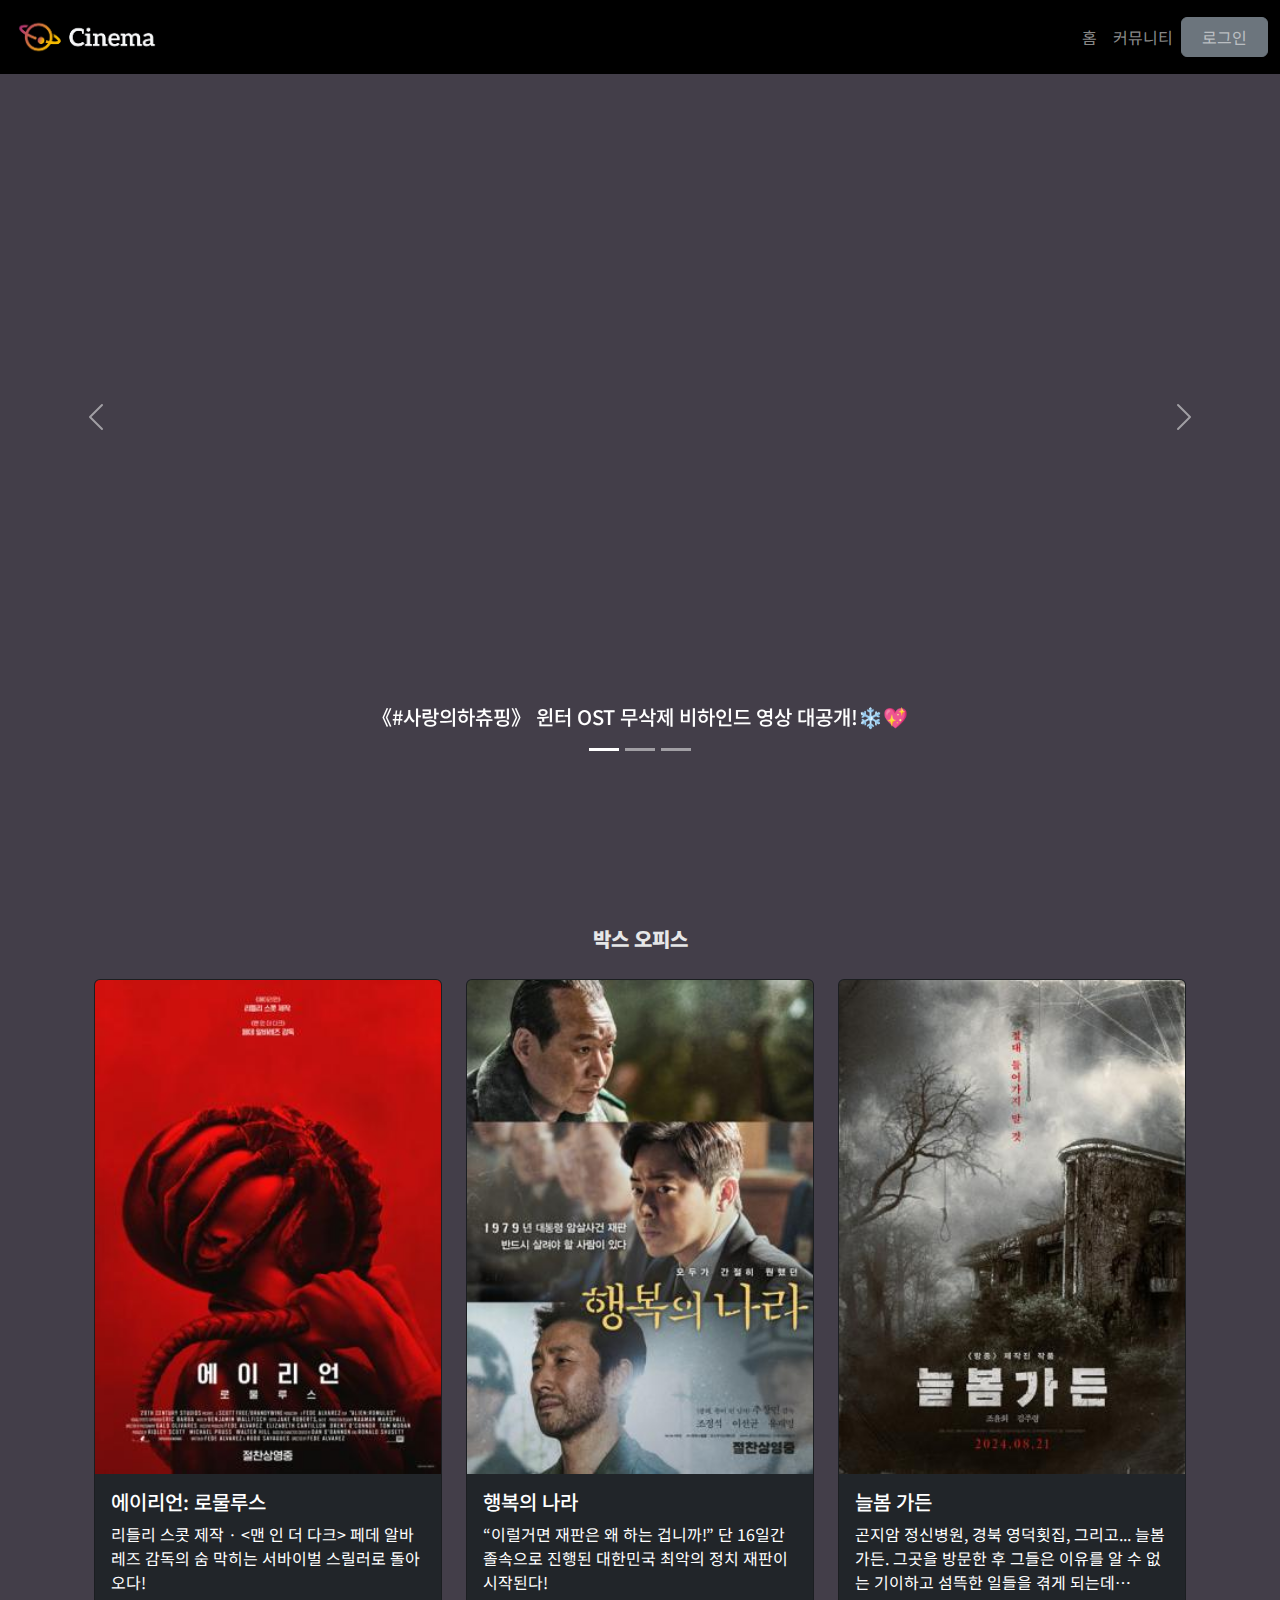
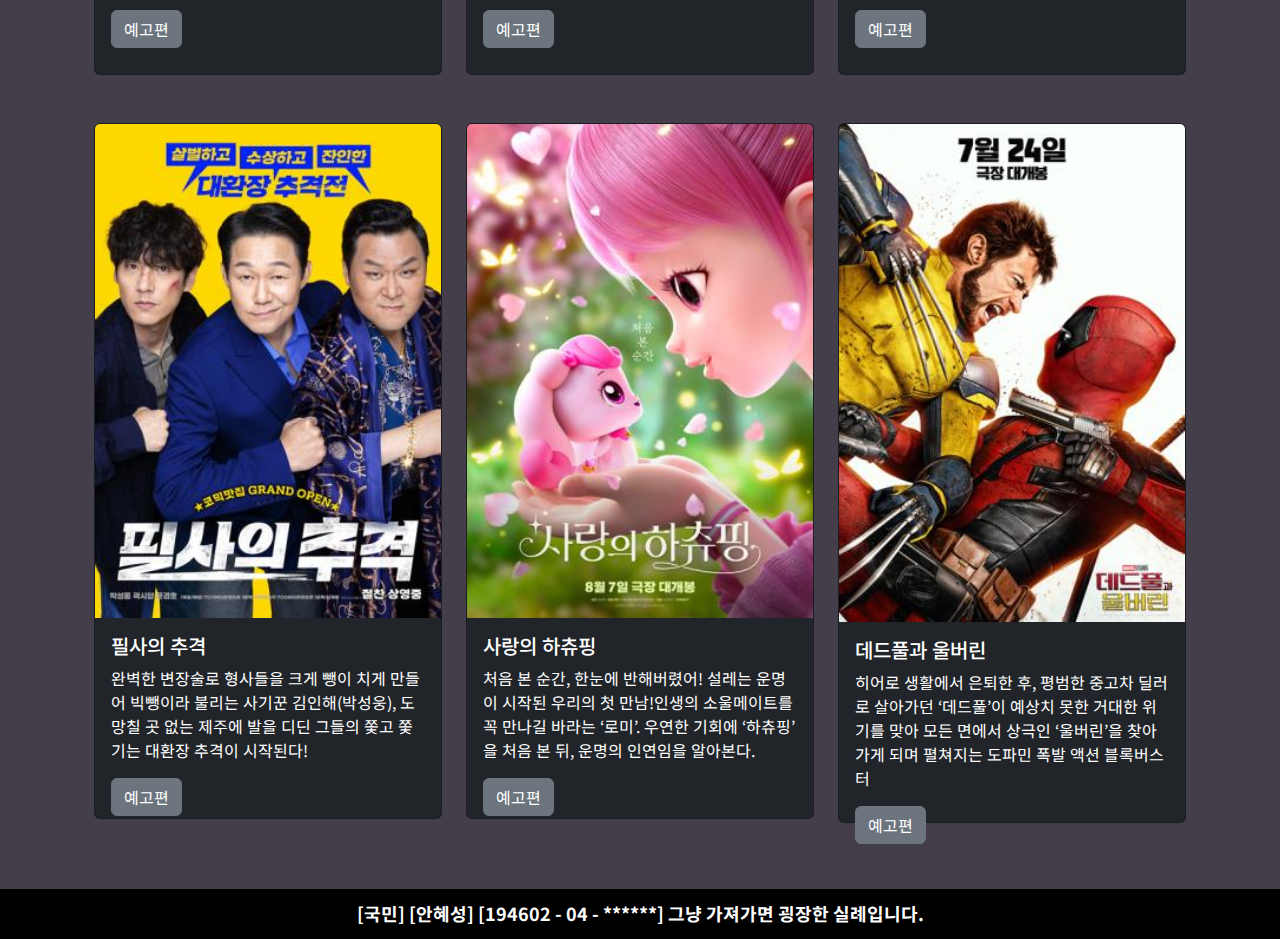
<file: index.html>
<!DOCTYPE html>
<html lang="en">

<head>
  <meta charset="UTF-8">
  <meta name="viewport" content="width=device-width, initial-scale=1.0">
  <title>Home Page</title>
  <!-- BootStrap -->
  <link href="https://cdn.jsdelivr.net/npm/bootstrap@5.3.3/dist/css/bootstrap.min.css" rel="stylesheet" integrity="sha384-QWTKZyjpPEjISv5WaRU9OFeRpok6YctnYmDr5pNlyT2bRjXh0JMhjY6hW+ALEwIH" crossorigin="anonymous">
  <!-- 구글폰트 -->
  <link rel="preconnect" href="https://fonts.googleapis.com">
  <link rel="preconnect" href="https://fonts.gstatic.com" crossorigin>
  <link href="https://fonts.googleapis.com/css2?family=Noto+Sans+KR:wght@100..900&display=swap" rel="stylesheet">
  <!-- FontAwesome -->
  <link rel="stylesheet" href="https://cdnjs.cloudflare.com/ajax/libs/font-awesome/6.6.0/css/all.min.css" integrity="sha512-Kc323vGBEqzTmouAECnVceyQqyqdsSiqLQISBL29aUW4U/M7pSPA/gEUZQqv1cwx4OnYxTxve5UMg5GT6L4JJg==" crossorigin="anonymous" referrerpolicy="no-referrer" />
  <!-- style.css -->
  <link rel="stylesheet" href="./style.css">
  
  <style>
    

  </style>
</head>

<body-home class="d-flex bodyy">



  <!-- NavBar -->
  <nav id="Home" class="navbar navbar-expand-lg fixed-top bg-black" style="" data-bs-theme="dark">
    <div class="container-fluid">
      <!-- <a class="navbar-brand" href="#">Navbar</a> -->
      <img src="images/logo.png" class="card-img-top" style="width:150px" alt="...">
      <button class="navbar-toggler" type="button" data-bs-toggle="collapse" data-bs-target="#navbarTogglerDemo02" aria-controls="navbarTogglerDemo02" aria-expanded="false" aria-label="Toggle navigation">
        <span class="navbar-toggler-icon"></span>
      </button>
      <div class="collapse navbar-collapse" id="navbarTogglerDemo02">
        <ul class="navbar-nav ms-auto mb-2 mb-lg-0">
          
          <li class="nav-item">
            <a class="nav-link" href="index.html">홈</a>
          </li>
          <li class="nav-item">
            <a class="nav-link" href="index2.html">커뮤니티</a>
          </li><li class="nav-item">
            <!-- Button trigger Login modal -->
            <button type="button" class="btn btn-secondary d-flex justify-content-center align-items-center" data-bs-toggle="modal" data-bs-target="#exampleModal" style="height: 40px;">
              <a class="nav-link" href="#">로그인</a>
            </button>
          </li>
        </ul>
      </div>
    </div>
  </nav>




  <!-- Modal 로그인-->
  <div class="modal fade" id="exampleModal" tabindex="-1" aria-labelledby="exampleModalLabel" aria-hidden="true">
    <div class="modal-dialog">
      <div class="modal-content">
        <div class="modal-header">
          <h1 class="modal-title fs-5" id="exampleModalLabel">로그인</h1>
          <button type="button" class="btn-close" data-bs-dismiss="modal" aria-label="Close"></button>
        </div>
        <div class="modal-body">
          <!-- 로그인 폼 -->
          <form>
            <div class="mb-3">
              <label for="exampleInputEmail1" class="form-label">이메일</label>
              <input type="email" class="form-control" id="exampleInputEmail1" aria-describedby="emailHelp">
              <div id="emailHelp" class="form-text">이메일은 안전하게 보호됩니다.</div>
            </div>
            <div class="mb-3">
              <label for="exampleInputPassword1" class="form-label">비밀번호</label>
              <input type="password" class="form-control" id="exampleInputPassword1">
            </div>
            <div class="mb-3 form-check">
              <input type="checkbox" class="form-check-input" id="exampleCheck1">
              <label class="form-check-label" for="exampleCheck1">아이디 기억</label>
            </div>
            <button type="submit" class="btn btn-primary">회원가입</button>
          </form>

        </div>
        <div class="modal-footer">
          <button type="button" class="btn btn-secondary" data-bs-dismiss="modal">닫기</button>
          <button type="button" class="btn btn-primary">확인</button>
        </div>
      </div>
    </div>
  </div>
 <!-- Navbar 끝 -->




  <!-- 메인페이지 -->
  <main class="container-xxl" style="margin-top: 56.66px; padding-left: 0px; padding-right: 0px;">
    <!-- 헤더 -->
    <!-- class="container-xxl" style="margin-top: 56.6px; padding-left: 0px; padding-right: 0px;" -->
    <header>
      <div id="carouselExampleIndicators" class="carousel slide">
        <div class="carousel-indicators">
          <button type="button" data-bs-target="#carouselExampleIndicators" data-bs-slide-to="0" class="active" aria-current="true" aria-label="Slide 1"></button>
          <button type="button" data-bs-target="#carouselExampleIndicators" data-bs-slide-to="1" aria-label="Slide 2"></button>
          <button type="button" data-bs-target="#carouselExampleIndicators" data-bs-slide-to="2" aria-label="Slide 3"></button>
        </div>
        <div class="carousel-inner">
          <!-- 첫번째 -->
          <div class="carousel-item active">
            <iframe width="560" height="315" src="https://www.youtube.com/embed/PbMx7GEMzxk?si=U5PdWsyaWPXoOMiA" title="YouTube video player" frameborder="0" allow="accelerometer; autoplay; clipboard-write; encrypted-media; gyroscope; picture-in-picture; web-share" referrerpolicy="strict-origin-when-cross-origin" allowfullscreen></iframe>
            <!-- <img src="images/header1.jpg" class="d-block w-100" alt="header1.jpg"> -->
            <div class="carousel-caption d-none d-md-block">
              <h5>《#사랑의하츄핑》 윈터 OST 무삭제 비하인드 영상 대공개!❄️💖</h5>
            </div>
          </div>
          <!-- 두번째 -->
          <div class="carousel-item">
            <iframe width="560" height="315" src="https://www.youtube.com/embed/NVDLUJa5dac?si=r9RbbxzZM6WA2pFs" title="YouTube video player" frameborder="0" allow="accelerometer; autoplay; clipboard-write; encrypted-media; gyroscope; picture-in-picture; web-share" referrerpolicy="strict-origin-when-cross-origin" allowfullscreen></iframe>
            <div class="carousel-caption d-none d-md-block">
              <h5>데드풀과 울버린</h5>
              <p>화려한 액션</p>
            </div>
          </div>
          <!-- 세번째 -->
          <div class="carousel-item">
            <iframe width="560" height="315" src="https://www.youtube.com/embed/zi44N3PGvJw?si=2jxTW6vvYxCv7Nhc" title="YouTube video player" frameborder="0" allow="accelerometer; autoplay; clipboard-write; encrypted-media; gyroscope; picture-in-picture; web-share" referrerpolicy="strict-origin-when-cross-origin" allowfullscreen></iframe>            <div class="carousel-caption d-none d-md-block">
              <h5><임영웅│아임 히어로 더 스타디움></h5>
              <p>“영웅시대가 저와 별의 이야기를 함께 써 내려가고 있다고 생각해요”</p>
            </div>
          </div>
        </div>
        <button class="carousel-control-prev" type="button" data-bs-target="#carouselExampleIndicators" data-bs-slide="prev">
          <span class="carousel-control-prev-icon" aria-hidden="true"></span>
          <span class="visually-hidden">Previous</span>
        </button>
        <button class="carousel-control-next" type="button" data-bs-target="#carouselExampleIndicators" data-bs-slide="next">
          <span class="carousel-control-next-icon" aria-hidden="true"></span>
          <span class="visually-hidden">Next</span>
        </button>
      </div>
    </header>
    <!-- 헤더 끝 -->
    <!-- 섹션 시작-->

    <section class="container px-4">
      <!-- 섹션 제목 -->
      <div class="d-flex justify-content-center align-items-center" style="margin-top: 150px; margin-bottom: 20px;">
        <h1 class="text-center boxoffice-text">박스 오피스</h1>
      </div>
      <!-- row 여깄다 -->
      <div class="row gx-4 gy-5">
        <div class="col-12 col-md-6 col-lg-4">
          <div class="card text-bg-dark" style="height: 100;">
            <img src="images/에이리언.jpg" class="card-img-top" alt="...">
            <div class="card-body card-body-plus">
              <h5 class="card-title">에이리언: 로물루스</h5>
              <p class="card-text">리들리 스콧 제작 · <맨 인 더 다크> 페데 알바레즈 감독의 숨 막히는 서바이벌 스릴러로 돌아오다!</p>
              <button type="button" class="btn btn-secondary" data-bs-toggle="modal" data-bs-target="#exampleModal1">
                예고편
              </button>
            </div>
          </div>
        </div>
        <div class="col-12 col-md-6 col-lg-4">
          <div class="card text-bg-dark" style="height: 100;">
            <img src="images/행복의 나라.jpg" class="card-img-top" alt="...">
            <div class="card-body card-body-plus">
              <h5 class="card-title">행복의 나라</h5>
              <p class="card-text">“이럴거면 재판은 왜 하는 겁니까!” 단 16일간 졸속으로 진행된 대한민국 최악의 정치 재판이 시작된다!</p>
              <button type="button" class="btn btn-secondary" data-bs-toggle="modal" data-bs-target="#exampleModal2">
                예고편
              </button>
            </div>
          </div>
        </div>
        <div class="col-12 col-md-6 col-lg-4">
          <div class="card text-bg-dark" style="height: 100;">
            <img src="images/늘봄가든.jpg" class="card-img-top" alt="...">
            <div class="card-body card-body-plus">
              <h5 class="card-title">늘봄 가든</h5>
              <p class="card-text">곤지암 정신병원, 경북 영덕횟집, 그리고... 늘봄가든.
                그곳을 방문한 후 그들은 이유를 알 수 없는 기이하고 섬뜩한 일들을 겪게 되는데…</p>
                <button type="button" class="btn btn-secondary" data-bs-toggle="modal" data-bs-target="#exampleModal3">
                  예고편
                </button>
            </div>
          </div>
        </div>
        <div class="col-12 col-md-6 col-lg-4">
          <div class="card text-bg-dark" style="height: 100;">
            <img src="images/필사의 추격.jpg" class="card-img-top" alt="...">
            <div class="card-body card-body-plus">
              <h5 class="card-title">필사의 추격</h5>
              <p class="card-text">완벽한 변장술로 형사들을 크게 뺑이 치게 만들어 빅뺑이라 불리는 사기꾼 김인해(박성웅), 도망칠 곳 없는 제주에 발을 디딘 그들의 쫓고 쫓기는 대환장 추격이 시작된다!</p>
              <button type="button" class="btn btn-secondary" data-bs-toggle="modal" data-bs-target="#exampleModal4">
                예고편
              </button>
            </div>
          </div>
        </div>
        <div class="col-12 col-md-6 col-lg-4">
          <div class="card text-bg-dark" style="height: 100;">
            <img src="images/사랑의 하츄핑.jpg" class="card-img-top" alt="...">
            <div class="card-body card-body-plus">
              <h5 class="card-title">사랑의 하츄핑</h5>
              <p class="card-text">처음 본 순간, 한눈에 반해버렸어! 설레는 운명이 시작된 우리의 첫 만남!인생의 소울메이트를 꼭 만나길 바라는 ‘로미’. 우연한 기회에 ‘하츄핑’을 처음 본 뒤, 운명의 인연임을 알아본다.</p>
              <button type="button" class="btn btn-secondary" data-bs-toggle="modal" data-bs-target="#exampleModal5">
                예고편
              </button>
            </div>
          </div>
        </div>
        <div class="col-12 col-md-6 col-lg-4">
          <div class="card text-bg-dark" style="height: 100;">
            <img src="images/데드풀과 울버린.jpg" class="card-img-top" alt="...">
            <div class="card-body card-body-plus">
              <h5 class="card-title">데드풀과 울버린</h5>
              <p class="card-text">히어로 생활에서 은퇴한 후, 평범한 중고차 딜러로 살아가던 ‘데드풀’이 예상치 못한 거대한 위기를 맞아 모든 면에서 상극인 ‘울버린’을 찾아가게 되며 펼쳐지는 도파민 폭발 액션 블록버스터</p>
              <button type="button" class="btn btn-secondary" data-bs-toggle="modal" data-bs-target="#exampleModal6">
                예고편
              </button>
            </div>
          </div>
        </div>
      </div>
    </section>
  </main>
  
  

<figure>

  <!-- Modal 예고편 -->
  <!-- 에이리언 -->
  <div class="modal fade" id="exampleModal1" tabindex="-1" aria-labelledby="exampleModalLabel" aria-hidden="true">
    <div class="modal-dialog modal-lg" style="border-color: white;">
      <div class="modal-content" style="background-color: black; border-color: black;">
        <div class="modal-header" style="background-color: black; border-color: black;">
          <h1 class="modal-title fs-5" style="color: white;" id="exampleModalLabel">예고편</h1>
          <button type="button" class="btn-close" data-bs-dismiss="modal" aria-label="Close"></button>
        </div>
        <div class="modal-body">
          <div class="d-flex justify-content-center align-items-center">
            <iframe width="560" height="315" src="https://www.youtube.com/embed/rXpDoYtkWMs?si=y2svpSPsUu_j9BFi" title="YouTube video player" frameborder="0" allow="accelerometer; autoplay; clipboard-write; encrypted-media; gyroscope; picture-in-picture; web-share" referrerpolicy="strict-origin-when-cross-origin" allowfullscreen></iframe>
          </div>
        </div>
        <div class="modal-footer" style="border-color: black;">
          <button type="button" class="btn btn-secondary" data-bs-dismiss="modal">닫기</button>
          <button type="button" class="btn btn-secondary" style="background-color: #40B5BC; border-color: #40B5BC;">예매하러 가기</button>
        </div>
      </div>
    </div>
  </div>
  <!-- 행복의 나라 -->
<div class="modal fade" id="exampleModal2" tabindex="-1" aria-labelledby="exampleModalLabel" aria-hidden="true">
  <div class="modal-dialog modal-lg" style="border-color: white;">
    <div class="modal-content" style="background-color: black; border-color: black;">
      <div class="modal-header" style="background-color: black; border-color: black;">
        <h1 class="modal-title fs-5" style="color: white;" id="exampleModalLabel">예고편</h1>
        <button type="button" class="btn-close" data-bs-dismiss="modal" aria-label="Close"></button>
      </div>
      <div class="modal-body">
        <div class="d-flex justify-content-center align-items-center">
          <iframe width="560" height="315" src="https://www.youtube.com/embed/xGLnWfrQVTs?si=9KJOCTzEwb9LDbEl" title="YouTube video player" frameborder="0" allow="accelerometer; autoplay; clipboard-write; encrypted-media; gyroscope; picture-in-picture; web-share" referrerpolicy="strict-origin-when-cross-origin" allowfullscreen></iframe>      
        </div>
      </div> <!-- 이 줄을 추가: modal-body 닫는 태그 -->
      <div class="modal-footer" style="border-color: black;">
        <button type="button" class="btn btn-secondary" data-bs-dismiss="modal">닫기</button>
        <button type="button" class="btn btn-secondary" style="background-color: #40B5BC; border-color: #40B5BC;">예매하러 가기</button>
      </div>
    </div>
  </div>
</div>
  <!-- 늘봄 가든 -->
  <div class="modal fade" id="exampleModal3" tabindex="-1" aria-labelledby="exampleModalLabel" aria-hidden="true">
    <div class="modal-dialog modal-lg" style="border-color: white;">
      <div class="modal-content" style="background-color: black; border-color: black;">
        <div class="modal-header" style="background-color: black; border-color: black;">
          <h1 class="modal-title fs-5" style="color: white;" id="exampleModalLabel">예고편</h1>
          <button type="button" class="btn-close" data-bs-dismiss="modal" aria-label="Close"></button>
        </div>
        <div class="modal-body">
          <div class="d-flex justify-content-center align-items-center">
            <iframe width="560" height="315" src="https://www.youtube.com/embed/jvzbd3FIf48?si=mT7OZ5GaP34YhhgB" title="YouTube video player" frameborder="0" allow="accelerometer; autoplay; clipboard-write; encrypted-media; gyroscope; picture-in-picture; web-share" referrerpolicy="strict-origin-when-cross-origin" allowfullscreen></iframe>
          </div>
        </div>
        <div class="modal-footer" style="border-color: black;">
          <button type="button" class="btn btn-secondary" data-bs-dismiss="modal">닫기</button>
          <button type="button" class="btn btn-secondary" style="background-color: #40B5BC; border-color: #40B5BC;">예매하러 가기</button>
        </div>
      </div>
    </div>
  </div>
  <!-- 필사의 추격 -->
  <div class="modal fade" id="exampleModal4" tabindex="-1" aria-labelledby="exampleModalLabel" aria-hidden="true">
    <div class="modal-dialog modal-lg" style="border-color: white;">
      <div class="modal-content" style="background-color: black; border-color: black;">
        <div class="modal-header" style="background-color: black; border-color: black;">
          <h1 class="modal-title fs-5" style="color: white;" id="exampleModalLabel">예고편</h1>
          <button type="button" class="btn-close" data-bs-dismiss="modal" aria-label="Close"></button>
        </div>
        <div class="modal-body">
          <div class="d-flex justify-content-center align-items-center">
            <iframe width="560" height="315" src="https://www.youtube.com/embed/zLjjCO5Gjp8?si=vPWh3iqLoAfMvX_q" title="YouTube video player" frameborder="0" allow="accelerometer; autoplay; clipboard-write; encrypted-media; gyroscope; picture-in-picture; web-share" referrerpolicy="strict-origin-when-cross-origin" allowfullscreen></iframe>
          </div>
        </div>
        <div class="modal-footer" style="border-color: black;">
          <button type="button" class="btn btn-secondary" data-bs-dismiss="modal">닫기</button>
          <button type="button" class="btn btn-secondary" style="background-color: #40B5BC; border-color: #40B5BC;">예매하러 가기</button>
        </div>
      </div>
    </div>
  </div>
  <!-- 사랑의 하츄핑 -->
  <div class="modal fade" id="exampleModal5" tabindex="-1" aria-labelledby="exampleModalLabel" aria-hidden="true">
    <div class="modal-dialog modal-lg" style="border-color: white;">
      <div class="modal-content" style="background-color: black; border-color: black;">
        <div class="modal-header" style="background-color: black; border-color: black;">
          <h1 class="modal-title fs-5" style="color: white;" id="exampleModalLabel">예고편</h1>
          <button type="button" class="btn-close" data-bs-dismiss="modal" aria-label="Close"></button>
        </div>
        <div class="modal-body">
          <div class="d-flex justify-content-center align-items-center">
            <iframe width="560" height="315" src="https://www.youtube.com/embed/t8fdT4SsQao?si=zpVhnmRNGY97DwC4" title="YouTube video player" frameborder="0" allow="accelerometer; autoplay; clipboard-write; encrypted-media; gyroscope; picture-in-picture; web-share" referrerpolicy="strict-origin-when-cross-origin" allowfullscreen></iframe>
          </div>
        </div>
        <div class="modal-footer" style="border-color: black;">
          <button type="button" class="btn btn-secondary" data-bs-dismiss="modal">닫기</button>
          <button type="button" class="btn btn-secondary" style="background-color: #40B5BC; border-color: #40B5BC;">예매하러 가기</button>
        </div>
      </div>
    </div>
  </div>
  <!-- ㅡ데드풀과 울버린 -->
  <div class="modal fade" id="exampleModal6" tabindex="-1" aria-labelledby="exampleModalLabel" aria-hidden="true">
    <div class="modal-dialog modal-lg" style="border-color: white;">
      <div class="modal-content" style="background-color: black; border-color: black;">
        <div class="modal-header" style="background-color: black; border-color: black;">
          <h1 class="modal-title fs-5" style="color: white;" id="exampleModalLabel">예고편</h1>
          <button type="button" class="btn-close" data-bs-dismiss="modal" aria-label="Close"></button>
        </div>
        <div class="modal-body">
          <div class="d-flex justify-content-center align-items-center">
            <iframe width="560" height="315" src="https://www.youtube.com/embed/NVDLUJa5dac?si=LP2Qo2UbmPlmsTSz" title="YouTube video player" frameborder="0" allow="accelerometer; autoplay; clipboard-write; encrypted-media; gyroscope; picture-in-picture; web-share" referrerpolicy="strict-origin-when-cross-origin" allowfullscreen></iframe>
          </div>
        </div>
        <div class="modal-footer" style="border-color: black;">
          <button type="button" class="btn btn-secondary" data-bs-dismiss="modal">닫기</button>
          <button type="button" class="btn btn-secondary" style="background-color: #40B5BC; border-color: #40B5BC;">예매하러 가기</button>
        </div>
      </div>
    </div>
  </div>
</figure>








  <!-- 메인 끝 -->
  <!-- 푸터 시작 -->
  <footer class="d-flex justify-content-center align-items-center ft">
    <p class="text-center" style="margin-bottom: 0px;">[국민] [안혜성] [194602 - 04 - ******] 그냥 가져가면 굉장한 실례입니다.</p>
  </footer>






















  <script src="https://cdn.jsdelivr.net/npm/bootstrap@5.3.3/dist/js/bootstrap.bundle.min.js" integrity="sha384-YvpcrYf0tY3lHB60NNkmXc5s9fDVZLESaAA55NDzOxhy9GkcIdslK1eN7N6jIeHz" crossorigin="anonymous"></script>
</body-home>

</html>
</file>
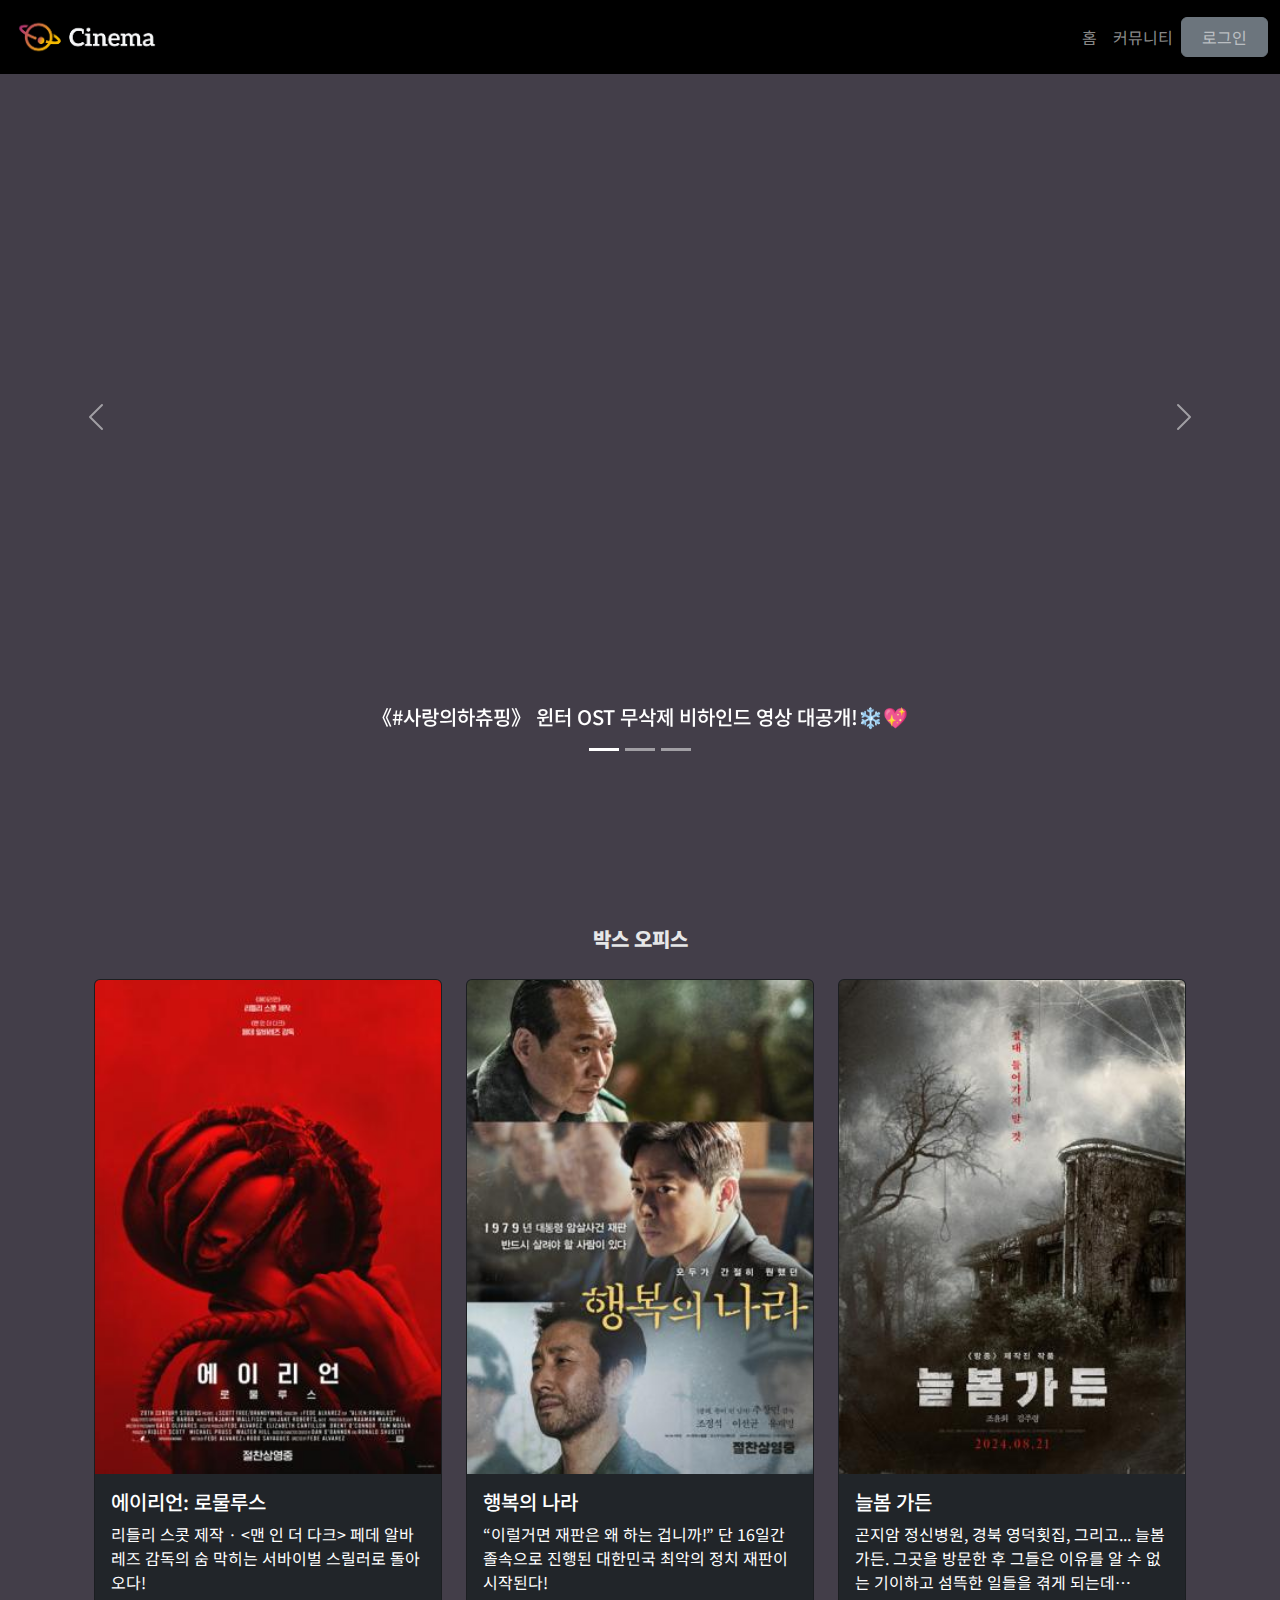
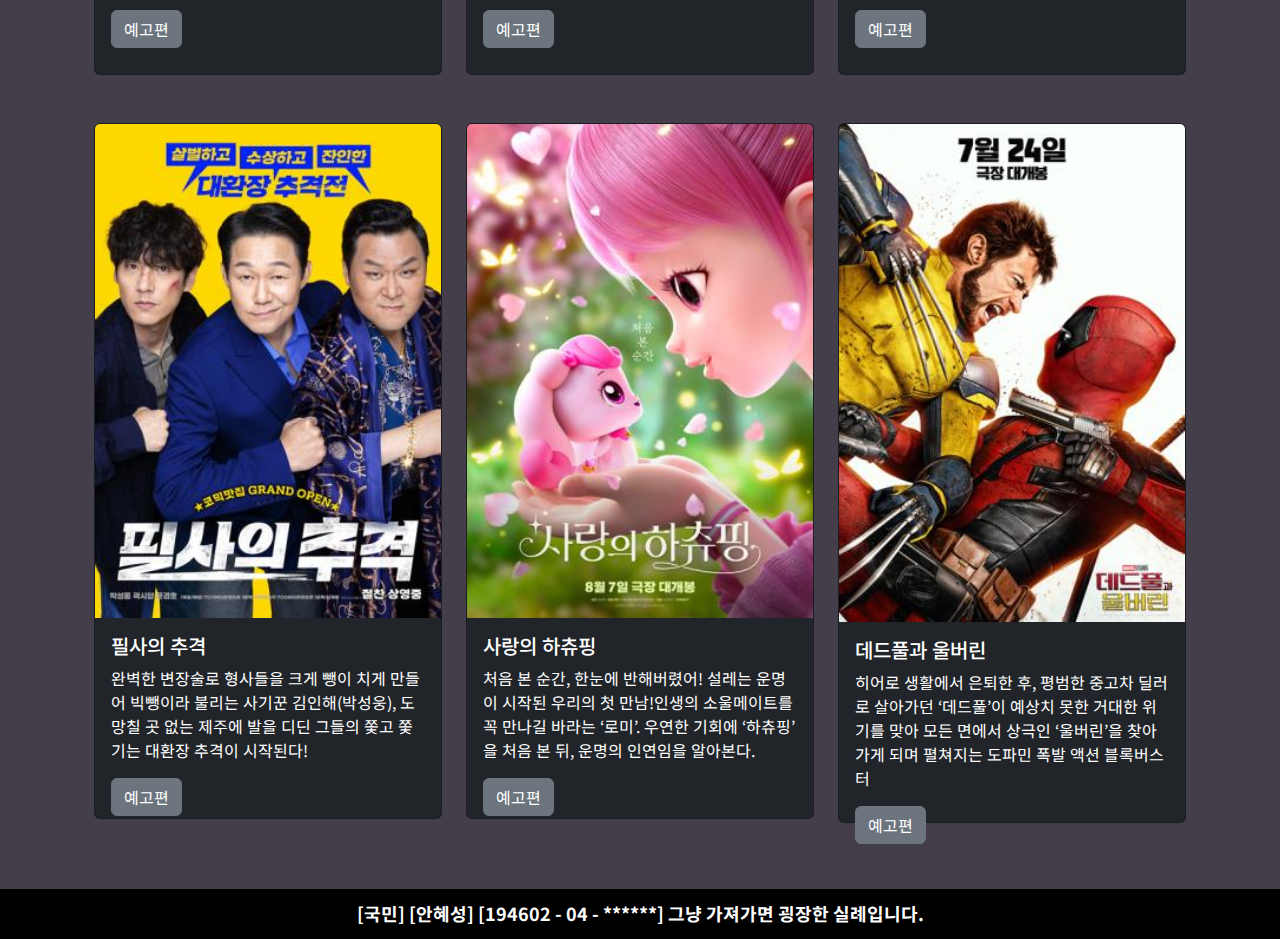
<file: 01-home.html>
<!DOCTYPE html>
<html lang="en">

<head>
  <meta charset="UTF-8">
  <meta name="viewport" content="width=device-width, initial-scale=1.0">
  <title>Home Page</title>
  <!-- BootStrap -->
  <link href="https://cdn.jsdelivr.net/npm/bootstrap@5.3.3/dist/css/bootstrap.min.css" rel="stylesheet" integrity="sha384-QWTKZyjpPEjISv5WaRU9OFeRpok6YctnYmDr5pNlyT2bRjXh0JMhjY6hW+ALEwIH" crossorigin="anonymous">
  <!-- 구글폰트 -->
  <link rel="preconnect" href="https://fonts.googleapis.com">
  <link rel="preconnect" href="https://fonts.gstatic.com" crossorigin>
  <link href="https://fonts.googleapis.com/css2?family=Noto+Sans+KR:wght@100..900&display=swap" rel="stylesheet">
  <!-- FontAwesome -->
  <link rel="stylesheet" href="https://cdnjs.cloudflare.com/ajax/libs/font-awesome/6.6.0/css/all.min.css" integrity="sha512-Kc323vGBEqzTmouAECnVceyQqyqdsSiqLQISBL29aUW4U/M7pSPA/gEUZQqv1cwx4OnYxTxve5UMg5GT6L4JJg==" crossorigin="anonymous" referrerpolicy="no-referrer" />
  <!-- style.css -->
  <link rel="stylesheet" href="./style.css">
  
  <style>
    

  </style>
</head>

<body-home class="d-flex bodyy">



  <!-- NavBar -->
  <nav id="Home" class="navbar navbar-expand-lg fixed-top bg-black" style="" data-bs-theme="dark">
    <div class="container-fluid">
      <!-- <a class="navbar-brand" href="#">Navbar</a> -->
      <img src="images/logo.png" class="card-img-top" style="width:150px" alt="...">
      <button class="navbar-toggler" type="button" data-bs-toggle="collapse" data-bs-target="#navbarTogglerDemo02" aria-controls="navbarTogglerDemo02" aria-expanded="false" aria-label="Toggle navigation">
        <span class="navbar-toggler-icon"></span>
      </button>
      <div class="collapse navbar-collapse" id="navbarTogglerDemo02">
        <ul class="navbar-nav ms-auto mb-2 mb-lg-0">
          
          <li class="nav-item">
            <a class="nav-link" href="01-home.html">홈</a>
          </li>
          <li class="nav-item">
            <a class="nav-link" href="02-community.html">커뮤니티</a>
          </li><li class="nav-item">
            <!-- Button trigger Login modal -->
            <button type="button" class="btn btn-secondary d-flex justify-content-center align-items-center" data-bs-toggle="modal" data-bs-target="#exampleModal" style="height: 40px;">
              <a class="nav-link" href="#">로그인</a>
            </button>
          </li>
        </ul>
      </div>
    </div>
  </nav>




  <!-- Modal 로그인-->
  <div class="modal fade" id="exampleModal" tabindex="-1" aria-labelledby="exampleModalLabel" aria-hidden="true">
    <div class="modal-dialog">
      <div class="modal-content">
        <div class="modal-header">
          <h1 class="modal-title fs-5" id="exampleModalLabel">로그인</h1>
          <button type="button" class="btn-close" data-bs-dismiss="modal" aria-label="Close"></button>
        </div>
        <div class="modal-body">
          <!-- 로그인 폼 -->
          <form>
            <div class="mb-3">
              <label for="exampleInputEmail1" class="form-label">이메일</label>
              <input type="email" class="form-control" id="exampleInputEmail1" aria-describedby="emailHelp">
              <div id="emailHelp" class="form-text">이메일은 안전하게 보호됩니다.</div>
            </div>
            <div class="mb-3">
              <label for="exampleInputPassword1" class="form-label">비밀번호</label>
              <input type="password" class="form-control" id="exampleInputPassword1">
            </div>
            <div class="mb-3 form-check">
              <input type="checkbox" class="form-check-input" id="exampleCheck1">
              <label class="form-check-label" for="exampleCheck1">아이디 기억</label>
            </div>
            <button type="submit" class="btn btn-primary">회원가입</button>
          </form>

        </div>
        <div class="modal-footer">
          <button type="button" class="btn btn-secondary" data-bs-dismiss="modal">닫기</button>
          <button type="button" class="btn btn-primary">확인</button>
        </div>
      </div>
    </div>
  </div>
 <!-- Navbar 끝 -->




  <!-- 메인페이지 -->
  <main class="container-xxl" style="margin-top: 56.66px; padding-left: 0px; padding-right: 0px;">
    <!-- 헤더 -->
    <!-- class="container-xxl" style="margin-top: 56.6px; padding-left: 0px; padding-right: 0px;" -->
    <header>
      <div id="carouselExampleIndicators" class="carousel slide">
        <div class="carousel-indicators">
          <button type="button" data-bs-target="#carouselExampleIndicators" data-bs-slide-to="0" class="active" aria-current="true" aria-label="Slide 1"></button>
          <button type="button" data-bs-target="#carouselExampleIndicators" data-bs-slide-to="1" aria-label="Slide 2"></button>
          <button type="button" data-bs-target="#carouselExampleIndicators" data-bs-slide-to="2" aria-label="Slide 3"></button>
        </div>
        <div class="carousel-inner">
          <!-- 첫번째 -->
          <div class="carousel-item active">
            <iframe width="560" height="315" src="https://www.youtube.com/embed/PbMx7GEMzxk?si=U5PdWsyaWPXoOMiA" title="YouTube video player" frameborder="0" allow="accelerometer; autoplay; clipboard-write; encrypted-media; gyroscope; picture-in-picture; web-share" referrerpolicy="strict-origin-when-cross-origin" allowfullscreen></iframe>
            <!-- <img src="images/header1.jpg" class="d-block w-100" alt="header1.jpg"> -->
            <div class="carousel-caption d-none d-md-block">
              <h5>《#사랑의하츄핑》 윈터 OST 무삭제 비하인드 영상 대공개!❄️💖</h5>
            </div>
          </div>
          <!-- 두번째 -->
          <div class="carousel-item">
            <iframe width="560" height="315" src="https://www.youtube.com/embed/NVDLUJa5dac?si=r9RbbxzZM6WA2pFs" title="YouTube video player" frameborder="0" allow="accelerometer; autoplay; clipboard-write; encrypted-media; gyroscope; picture-in-picture; web-share" referrerpolicy="strict-origin-when-cross-origin" allowfullscreen></iframe>
            <div class="carousel-caption d-none d-md-block">
              <h5>데드풀과 울버린</h5>
              <p>화려한 액션</p>
            </div>
          </div>
          <!-- 세번째 -->
          <div class="carousel-item">
            <iframe width="560" height="315" src="https://www.youtube.com/embed/zi44N3PGvJw?si=2jxTW6vvYxCv7Nhc" title="YouTube video player" frameborder="0" allow="accelerometer; autoplay; clipboard-write; encrypted-media; gyroscope; picture-in-picture; web-share" referrerpolicy="strict-origin-when-cross-origin" allowfullscreen></iframe>            <div class="carousel-caption d-none d-md-block">
              <h5><임영웅│아임 히어로 더 스타디움></h5>
              <p>“영웅시대가 저와 별의 이야기를 함께 써 내려가고 있다고 생각해요”</p>
            </div>
          </div>
        </div>
        <button class="carousel-control-prev" type="button" data-bs-target="#carouselExampleIndicators" data-bs-slide="prev">
          <span class="carousel-control-prev-icon" aria-hidden="true"></span>
          <span class="visually-hidden">Previous</span>
        </button>
        <button class="carousel-control-next" type="button" data-bs-target="#carouselExampleIndicators" data-bs-slide="next">
          <span class="carousel-control-next-icon" aria-hidden="true"></span>
          <span class="visually-hidden">Next</span>
        </button>
      </div>
    </header>
    <!-- 헤더 끝 -->
    <!-- 섹션 시작-->

    <section class="container px-4">
      <!-- 섹션 제목 -->
      <div class="d-flex justify-content-center align-items-center" style="margin-top: 150px; margin-bottom: 20px;">
        <h1 class="text-center boxoffice-text">박스 오피스</h1>
      </div>
      <!-- row 여깄다 -->
      <div class="row gx-4 gy-5">
        <div class="col-12 col-md-6 col-lg-4">
          <div class="card text-bg-dark" style="height: 100;">
            <img src="images/에이리언.jpg" class="card-img-top" alt="...">
            <div class="card-body card-body-plus">
              <h5 class="card-title">에이리언: 로물루스</h5>
              <p class="card-text">리들리 스콧 제작 · <맨 인 더 다크> 페데 알바레즈 감독의 숨 막히는 서바이벌 스릴러로 돌아오다!</p>
              <button type="button" class="btn btn-secondary" data-bs-toggle="modal" data-bs-target="#exampleModal1">
                예고편
              </button>
            </div>
          </div>
        </div>
        <div class="col-12 col-md-6 col-lg-4">
          <div class="card text-bg-dark" style="height: 100;">
            <img src="images/행복의 나라.jpg" class="card-img-top" alt="...">
            <div class="card-body card-body-plus">
              <h5 class="card-title">행복의 나라</h5>
              <p class="card-text">“이럴거면 재판은 왜 하는 겁니까!” 단 16일간 졸속으로 진행된 대한민국 최악의 정치 재판이 시작된다!</p>
              <button type="button" class="btn btn-secondary" data-bs-toggle="modal" data-bs-target="#exampleModal2">
                예고편
              </button>
            </div>
          </div>
        </div>
        <div class="col-12 col-md-6 col-lg-4">
          <div class="card text-bg-dark" style="height: 100;">
            <img src="images/늘봄가든.jpg" class="card-img-top" alt="...">
            <div class="card-body card-body-plus">
              <h5 class="card-title">늘봄 가든</h5>
              <p class="card-text">곤지암 정신병원, 경북 영덕횟집, 그리고... 늘봄가든.
                그곳을 방문한 후 그들은 이유를 알 수 없는 기이하고 섬뜩한 일들을 겪게 되는데…</p>
                <button type="button" class="btn btn-secondary" data-bs-toggle="modal" data-bs-target="#exampleModal3">
                  예고편
                </button>
            </div>
          </div>
        </div>
        <div class="col-12 col-md-6 col-lg-4">
          <div class="card text-bg-dark" style="height: 100;">
            <img src="images/필사의 추격.jpg" class="card-img-top" alt="...">
            <div class="card-body card-body-plus">
              <h5 class="card-title">필사의 추격</h5>
              <p class="card-text">완벽한 변장술로 형사들을 크게 뺑이 치게 만들어 빅뺑이라 불리는 사기꾼 김인해(박성웅), 도망칠 곳 없는 제주에 발을 디딘 그들의 쫓고 쫓기는 대환장 추격이 시작된다!</p>
              <button type="button" class="btn btn-secondary" data-bs-toggle="modal" data-bs-target="#exampleModal4">
                예고편
              </button>
            </div>
          </div>
        </div>
        <div class="col-12 col-md-6 col-lg-4">
          <div class="card text-bg-dark" style="height: 100;">
            <img src="images/사랑의 하츄핑.jpg" class="card-img-top" alt="...">
            <div class="card-body card-body-plus">
              <h5 class="card-title">사랑의 하츄핑</h5>
              <p class="card-text">처음 본 순간, 한눈에 반해버렸어! 설레는 운명이 시작된 우리의 첫 만남!인생의 소울메이트를 꼭 만나길 바라는 ‘로미’. 우연한 기회에 ‘하츄핑’을 처음 본 뒤, 운명의 인연임을 알아본다.</p>
              <button type="button" class="btn btn-secondary" data-bs-toggle="modal" data-bs-target="#exampleModal5">
                예고편
              </button>
            </div>
          </div>
        </div>
        <div class="col-12 col-md-6 col-lg-4">
          <div class="card text-bg-dark" style="height: 100;">
            <img src="images/데드풀과 울버린.jpg" class="card-img-top" alt="...">
            <div class="card-body card-body-plus">
              <h5 class="card-title">데드풀과 울버린</h5>
              <p class="card-text">히어로 생활에서 은퇴한 후, 평범한 중고차 딜러로 살아가던 ‘데드풀’이 예상치 못한 거대한 위기를 맞아 모든 면에서 상극인 ‘울버린’을 찾아가게 되며 펼쳐지는 도파민 폭발 액션 블록버스터</p>
              <button type="button" class="btn btn-secondary" data-bs-toggle="modal" data-bs-target="#exampleModal6">
                예고편
              </button>
            </div>
          </div>
        </div>
      </div>
    </section>
  </main>
  
  

<figure>

  <!-- Modal 예고편 -->
  <!-- 에이리언 -->
  <div class="modal fade" id="exampleModal1" tabindex="-1" aria-labelledby="exampleModalLabel" aria-hidden="true">
    <div class="modal-dialog modal-lg" style="border-color: white;">
      <div class="modal-content" style="background-color: black; border-color: black;">
        <div class="modal-header" style="background-color: black; border-color: black;">
          <h1 class="modal-title fs-5" style="color: white;" id="exampleModalLabel">예고편</h1>
          <button type="button" class="btn-close" data-bs-dismiss="modal" aria-label="Close"></button>
        </div>
        <div class="modal-body">
          <div class="d-flex justify-content-center align-items-center">
            <iframe width="560" height="315" src="https://www.youtube.com/embed/rXpDoYtkWMs?si=y2svpSPsUu_j9BFi" title="YouTube video player" frameborder="0" allow="accelerometer; autoplay; clipboard-write; encrypted-media; gyroscope; picture-in-picture; web-share" referrerpolicy="strict-origin-when-cross-origin" allowfullscreen></iframe>
          </div>
        </div>
        <div class="modal-footer" style="border-color: black;">
          <button type="button" class="btn btn-secondary" data-bs-dismiss="modal">닫기</button>
          <button type="button" class="btn btn-secondary" style="background-color: #40B5BC; border-color: #40B5BC;">예매하러 가기</button>
        </div>
      </div>
    </div>
  </div>
  <!-- 행복의 나라 -->
<div class="modal fade" id="exampleModal2" tabindex="-1" aria-labelledby="exampleModalLabel" aria-hidden="true">
  <div class="modal-dialog modal-lg" style="border-color: white;">
    <div class="modal-content" style="background-color: black; border-color: black;">
      <div class="modal-header" style="background-color: black; border-color: black;">
        <h1 class="modal-title fs-5" style="color: white;" id="exampleModalLabel">예고편</h1>
        <button type="button" class="btn-close" data-bs-dismiss="modal" aria-label="Close"></button>
      </div>
      <div class="modal-body">
        <div class="d-flex justify-content-center align-items-center">
          <iframe width="560" height="315" src="https://www.youtube.com/embed/xGLnWfrQVTs?si=9KJOCTzEwb9LDbEl" title="YouTube video player" frameborder="0" allow="accelerometer; autoplay; clipboard-write; encrypted-media; gyroscope; picture-in-picture; web-share" referrerpolicy="strict-origin-when-cross-origin" allowfullscreen></iframe>      
        </div>
      </div> <!-- 이 줄을 추가: modal-body 닫는 태그 -->
      <div class="modal-footer" style="border-color: black;">
        <button type="button" class="btn btn-secondary" data-bs-dismiss="modal">닫기</button>
        <button type="button" class="btn btn-secondary" style="background-color: #40B5BC; border-color: #40B5BC;">예매하러 가기</button>
      </div>
    </div>
  </div>
</div>
  <!-- 늘봄 가든 -->
  <div class="modal fade" id="exampleModal3" tabindex="-1" aria-labelledby="exampleModalLabel" aria-hidden="true">
    <div class="modal-dialog modal-lg" style="border-color: white;">
      <div class="modal-content" style="background-color: black; border-color: black;">
        <div class="modal-header" style="background-color: black; border-color: black;">
          <h1 class="modal-title fs-5" style="color: white;" id="exampleModalLabel">예고편</h1>
          <button type="button" class="btn-close" data-bs-dismiss="modal" aria-label="Close"></button>
        </div>
        <div class="modal-body">
          <div class="d-flex justify-content-center align-items-center">
            <iframe width="560" height="315" src="https://www.youtube.com/embed/jvzbd3FIf48?si=mT7OZ5GaP34YhhgB" title="YouTube video player" frameborder="0" allow="accelerometer; autoplay; clipboard-write; encrypted-media; gyroscope; picture-in-picture; web-share" referrerpolicy="strict-origin-when-cross-origin" allowfullscreen></iframe>
          </div>
        </div>
        <div class="modal-footer" style="border-color: black;">
          <button type="button" class="btn btn-secondary" data-bs-dismiss="modal">닫기</button>
          <button type="button" class="btn btn-secondary" style="background-color: #40B5BC; border-color: #40B5BC;">예매하러 가기</button>
        </div>
      </div>
    </div>
  </div>
  <!-- 필사의 추격 -->
  <div class="modal fade" id="exampleModal4" tabindex="-1" aria-labelledby="exampleModalLabel" aria-hidden="true">
    <div class="modal-dialog modal-lg" style="border-color: white;">
      <div class="modal-content" style="background-color: black; border-color: black;">
        <div class="modal-header" style="background-color: black; border-color: black;">
          <h1 class="modal-title fs-5" style="color: white;" id="exampleModalLabel">예고편</h1>
          <button type="button" class="btn-close" data-bs-dismiss="modal" aria-label="Close"></button>
        </div>
        <div class="modal-body">
          <div class="d-flex justify-content-center align-items-center">
            <iframe width="560" height="315" src="https://www.youtube.com/embed/zLjjCO5Gjp8?si=vPWh3iqLoAfMvX_q" title="YouTube video player" frameborder="0" allow="accelerometer; autoplay; clipboard-write; encrypted-media; gyroscope; picture-in-picture; web-share" referrerpolicy="strict-origin-when-cross-origin" allowfullscreen></iframe>
          </div>
        </div>
        <div class="modal-footer" style="border-color: black;">
          <button type="button" class="btn btn-secondary" data-bs-dismiss="modal">닫기</button>
          <button type="button" class="btn btn-secondary" style="background-color: #40B5BC; border-color: #40B5BC;">예매하러 가기</button>
        </div>
      </div>
    </div>
  </div>
  <!-- 사랑의 하츄핑 -->
  <div class="modal fade" id="exampleModal5" tabindex="-1" aria-labelledby="exampleModalLabel" aria-hidden="true">
    <div class="modal-dialog modal-lg" style="border-color: white;">
      <div class="modal-content" style="background-color: black; border-color: black;">
        <div class="modal-header" style="background-color: black; border-color: black;">
          <h1 class="modal-title fs-5" style="color: white;" id="exampleModalLabel">예고편</h1>
          <button type="button" class="btn-close" data-bs-dismiss="modal" aria-label="Close"></button>
        </div>
        <div class="modal-body">
          <div class="d-flex justify-content-center align-items-center">
            <iframe width="560" height="315" src="https://www.youtube.com/embed/t8fdT4SsQao?si=zpVhnmRNGY97DwC4" title="YouTube video player" frameborder="0" allow="accelerometer; autoplay; clipboard-write; encrypted-media; gyroscope; picture-in-picture; web-share" referrerpolicy="strict-origin-when-cross-origin" allowfullscreen></iframe>
          </div>
        </div>
        <div class="modal-footer" style="border-color: black;">
          <button type="button" class="btn btn-secondary" data-bs-dismiss="modal">닫기</button>
          <button type="button" class="btn btn-secondary" style="background-color: #40B5BC; border-color: #40B5BC;">예매하러 가기</button>
        </div>
      </div>
    </div>
  </div>
  <!-- ㅡ데드풀과 울버린 -->
  <div class="modal fade" id="exampleModal6" tabindex="-1" aria-labelledby="exampleModalLabel" aria-hidden="true">
    <div class="modal-dialog modal-lg" style="border-color: white;">
      <div class="modal-content" style="background-color: black; border-color: black;">
        <div class="modal-header" style="background-color: black; border-color: black;">
          <h1 class="modal-title fs-5" style="color: white;" id="exampleModalLabel">예고편</h1>
          <button type="button" class="btn-close" data-bs-dismiss="modal" aria-label="Close"></button>
        </div>
        <div class="modal-body">
          <div class="d-flex justify-content-center align-items-center">
            <iframe width="560" height="315" src="https://www.youtube.com/embed/NVDLUJa5dac?si=LP2Qo2UbmPlmsTSz" title="YouTube video player" frameborder="0" allow="accelerometer; autoplay; clipboard-write; encrypted-media; gyroscope; picture-in-picture; web-share" referrerpolicy="strict-origin-when-cross-origin" allowfullscreen></iframe>
          </div>
        </div>
        <div class="modal-footer" style="border-color: black;">
          <button type="button" class="btn btn-secondary" data-bs-dismiss="modal">닫기</button>
          <button type="button" class="btn btn-secondary" style="background-color: #40B5BC; border-color: #40B5BC;">예매하러 가기</button>
        </div>
      </div>
    </div>
  </div>
</figure>








  <!-- 메인 끝 -->
  <!-- 푸터 시작 -->
  <footer class="d-flex justify-content-center align-items-center ft">
    <p class="text-center" style="margin-bottom: 0px;">[국민] [안혜성] [194602 - 04 - ******] 그냥 가져가면 굉장한 실례입니다.</p>
  </footer>






















  <script src="https://cdn.jsdelivr.net/npm/bootstrap@5.3.3/dist/js/bootstrap.bundle.min.js" integrity="sha384-YvpcrYf0tY3lHB60NNkmXc5s9fDVZLESaAA55NDzOxhy9GkcIdslK1eN7N6jIeHz" crossorigin="anonymous"></script>
</body-home>

</html>
</file>
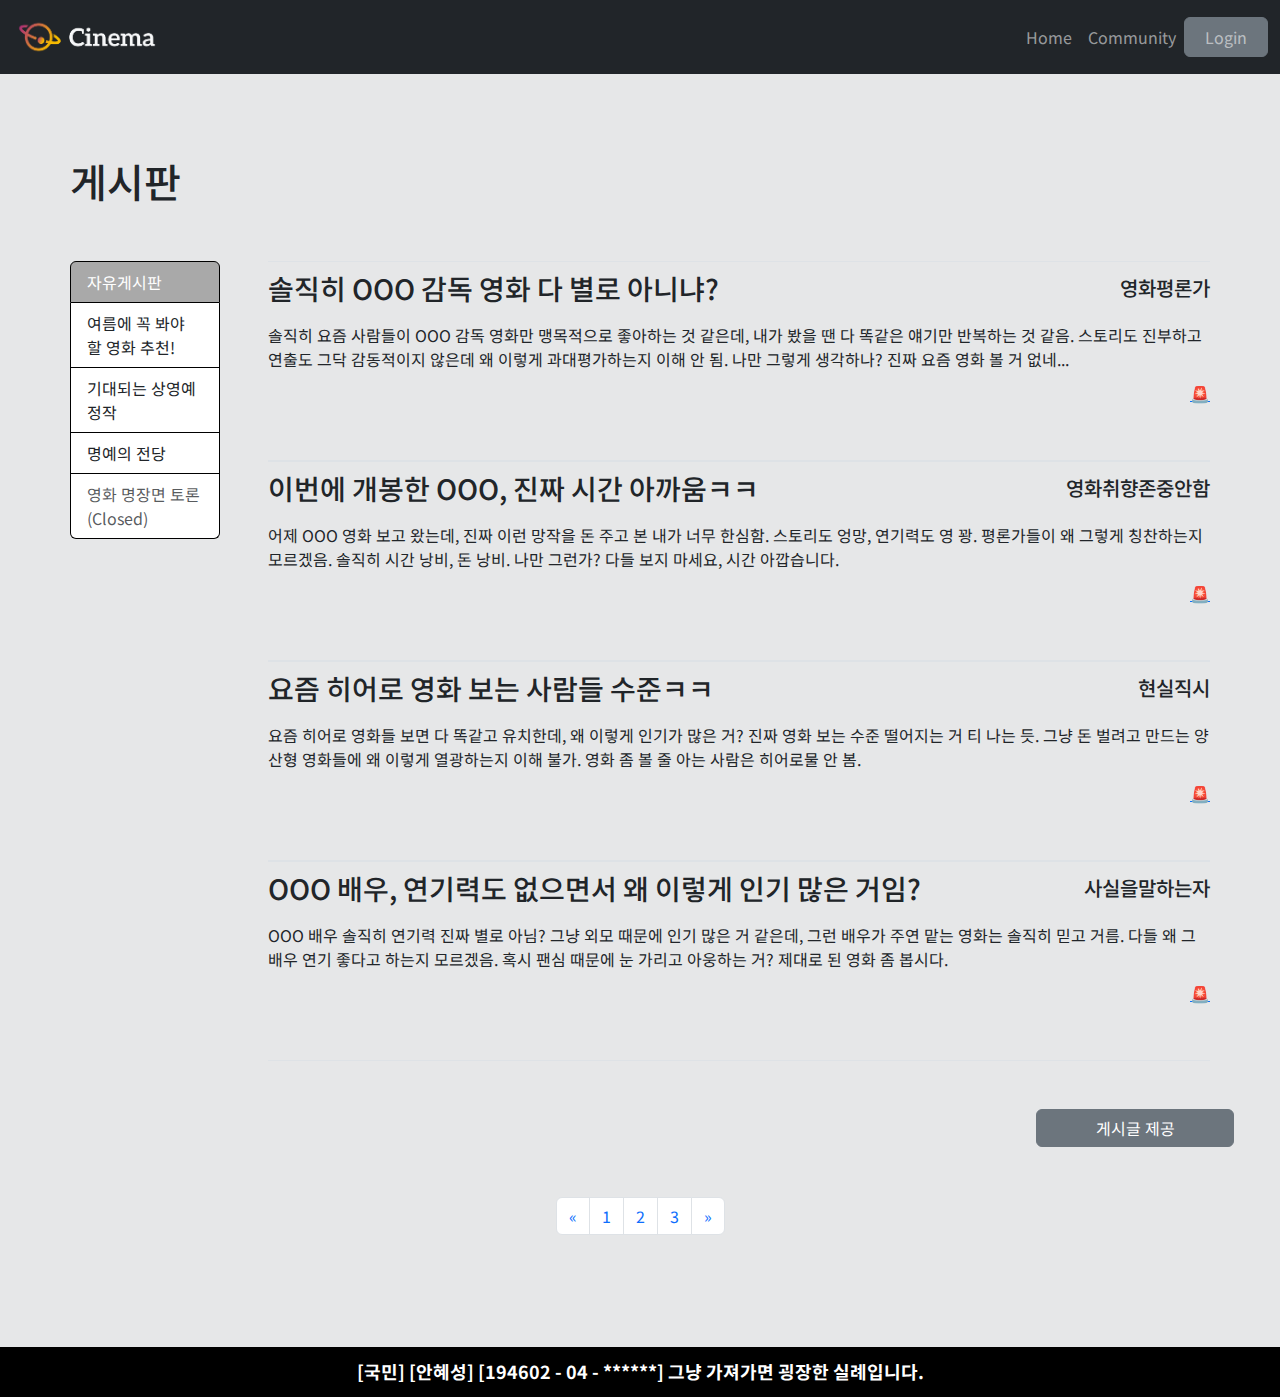
<file: 02-community.html>
<!DOCTYPE html>
<html lang="en">

<head>
  <meta charset="UTF-8">
  <meta name="viewport" content="width=device-width, initial-scale=1.0">
  <title>Community Page</title>
  <!-- BootStrap -->
  <link href="https://cdn.jsdelivr.net/npm/bootstrap@5.3.3/dist/css/bootstrap.min.css" rel="stylesheet" integrity="sha384-QWTKZyjpPEjISv5WaRU9OFeRpok6YctnYmDr5pNlyT2bRjXh0JMhjY6hW+ALEwIH" crossorigin="anonymous">
  <!-- 구글폰트 -->
  <link rel="preconnect" href="https://fonts.googleapis.com">
  <link rel="preconnect" href="https://fonts.gstatic.com" crossorigin>
  <link href="https://fonts.googleapis.com/css2?family=Noto+Sans+KR:wght@100..900&display=swap" rel="stylesheet">
  <!-- FontAwesome -->
  <link rel="stylesheet" href="https://cdnjs.cloudflare.com/ajax/libs/font-awesome/6.6.0/css/all.min.css" integrity="sha512-Kc323vGBEqzTmouAECnVceyQqyqdsSiqLQISBL29aUW4U/M7pSPA/gEUZQqv1cwx4OnYxTxve5UMg5GT6L4JJg==" crossorigin="anonymous" referrerpolicy="no-referrer" />
  <!-- style.css -->
  <link rel="stylesheet" href="./style.css">
  
  <style>

  </style>
</head>

<body-com class="d-flex bodyy">



  <!-- NavBar -->
  <nav id="Home" class="navbar navbar-expand-lg fixed-top bg-dark" style="" data-bs-theme="dark">
    <div class="container-fluid">
      <!-- <a class="navbar-brand" href="#">Navbar</a> -->
      <img src="images/logo.png" class="card-img-top" style="width:150px" alt="...">
      <button class="navbar-toggler" type="button" data-bs-toggle="collapse" data-bs-target="#navbarTogglerDemo02" aria-controls="navbarTogglerDemo02" aria-expanded="false" aria-label="Toggle navigation">
        <span class="navbar-toggler-icon"></span>
      </button>
      <div class="collapse navbar-collapse" id="navbarTogglerDemo02">
        <ul class="navbar-nav ms-auto mb-2 mb-lg-0">
          
          <li class="nav-item">
            <a class="nav-link" href="01-home.html">Home</a>
          </li>
          <li class="nav-item">
            <a class="nav-link" href="02-community.html">Community</a>
          </li><li class="nav-item">
            <!-- Button trigger Login modal -->
            <button type="button" class="btn btn-secondary d-flex justify-content-center align-items-center" data-bs-toggle="modal" data-bs-target="#exampleModal" style="height: 40px;">
              <a class="nav-link" href="#">Login</a>
            </button>
          </li>
        </ul>
      </div>
    </div>
  </nav>




  <!-- Modal -->
  <div class="modal fade" id="exampleModal" tabindex="-1" aria-labelledby="exampleModalLabel" aria-hidden="true">
    <div class="modal-dialog">
      <div class="modal-content">
        <div class="modal-header">
          <h1 class="modal-title fs-5" id="exampleModalLabel">Login</h1>
          <button type="button" class="btn-close" data-bs-dismiss="modal" aria-label="Close"></button>
        </div>
        <div class="modal-body">
          <!-- 로그인 폼 -->
          <form>
            <div class="mb-3">
              <label for="exampleInputEmail1" class="form-label">Email address</label>
              <input type="email" class="form-control" id="exampleInputEmail1" aria-describedby="emailHelp">
              <div id="emailHelp" class="form-text">We'll never share your email with anyone else.</div>
            </div>
            <div class="mb-3">
              <label for="exampleInputPassword1" class="form-label">Password</label>
              <input type="password" class="form-control" id="exampleInputPassword1">
            </div>
            <div class="mb-3 form-check">
              <input type="checkbox" class="form-check-input" id="exampleCheck1">
              <label class="form-check-label" for="exampleCheck1">Check me out</label>
            </div>
            <button type="submit" class="btn btn-primary">Create Account</button>
          </form>

        </div>
        <div class="modal-footer">
          <button type="button" class="btn btn-secondary" data-bs-dismiss="modal">Close</button>
          <button type="button" class="btn btn-primary">Submit</button>
        </div>
      </div>
    </div>
  </div>
 <!-- Navbar 끝 -->




  <!-- 메인페이지 -->
  <main class="container" style="margin-top: 156.66px; padding-left: 0px; padding-right: 0px;">
    
    <!-- row 여기 -->
    <!-- 여기 div에는 aside와 section이 들어감 -->
    <div class="row gy-5 gx-5">

      <!-- aside 게시판 -->
      <h1>게시판</h1>
      <aside class="col-12 col-lg-2">
        <div class="list-group">
          <a href="#" class="list-group-item list-group-item-action active" aria-current="true" style="border-color: black; background-color: darkgray;">
            자유게시판
          </a>
          <a href="#" class="list-group-item list-group-item-action" style="border-color: black;">여름에 꼭 봐야 할 영화 추천!</a>
          <a href="#" class="list-group-item list-group-item-action" style="border-color: black;">기대되는 상영예정작</a>
          <a href="#" class="list-group-item list-group-item-action" style="border-color: black;">명예의 전당</a>
          <a class="list-group-item list-group-item-action disabled" style="border-color: black;" aria-disabled="true">영화 명장면 토론 (Closed)</a>
        </div>
      </aside>


      <!-- section 게시글? -->
      <section class="col-12 col-lg-10">
        <article class="border-top border-bottom" style="height: 200px;">
          <div class="article-head">
            <h3>솔직히 OOO 감독 영화 다 별로 아니냐?</h3>
            <h5>영화평론가</h5>
          </div>
          <p style="margin-bottom: 10px;">솔직히 요즘 사람들이 OOO 감독 영화만 맹목적으로 좋아하는 것 같은데, 내가 봤을 땐 다 똑같은 얘기만 반복하는 것 같음. 스토리도 진부하고 연출도 그닥 감동적이지 않은데 왜 이렇게 과대평가하는지 이해 안 됨. 나만 그렇게 생각하나? 진짜 요즘 영화 볼 거 없네...</p>
          <div class="d-flex">
            <a class="ms-auto" href="https://ecrm.police.go.kr/minwon/main">🚨</a>
          </div>
        </article>
        <article class="border-top border-bottom" style="height: 200px;">
          <div class="article-head">
            <h3>이번에 개봉한 OOO, 진짜 시간 아까움ㅋㅋ</h3>
            <h5>영화취향존중안함</h5>
          </div>
          <p style="margin-bottom: 10px;">어제 OOO 영화 보고 왔는데, 진짜 이런 망작을 돈 주고 본 내가 너무 한심함. 스토리도 엉망, 연기력도 영 꽝. 평론가들이 왜 그렇게 칭찬하는지 모르겠음. 솔직히 시간 낭비, 돈 낭비. 나만 그런가? 다들 보지 마세요, 시간 아깝습니다.</p>
          <div class="d-flex">
            <a class="ms-auto" href="https://ecrm.police.go.kr/minwon/main">🚨</a>
          </div>
        </article>
        <article class="border-top border-bottom" style="height: 200px;">
          <div class="article-head">
            <h3>요즘 히어로 영화 보는 사람들 수준ㅋㅋ</h3>
            <h5>현실직시</h5>
          </div>
          <p style="margin-bottom: 10px;">요즘 히어로 영화들 보면 다 똑같고 유치한데, 왜 이렇게 인기가 많은 거? 진짜 영화 보는 수준 떨어지는 거 티 나는 듯. 그냥 돈 벌려고 만드는 양산형 영화들에 왜 이렇게 열광하는지 이해 불가. 영화 좀 볼 줄 아는 사람은 히어로물 안 봄.</p>
          <div class="d-flex">
            <a class="ms-auto" href="https://ecrm.police.go.kr/minwon/main">🚨</a>
          </div>
        </article>
        <article class="border-top border-bottom" style="height: 200px;">
          <div class="article-head">
            <h3>OOO 배우, 연기력도 없으면서 왜 이렇게 인기 많은 거임?</h3>
            <h5>사실을말하는자</h5>
          </div>
          <p style="margin-bottom: 10px;">OOO 배우 솔직히 연기력 진짜 별로 아님? 그냥 외모 때문에 인기 많은 거 같은데, 그런 배우가 주연 맡는 영화는 솔직히 믿고 거름. 다들 왜 그 배우 연기 좋다고 하는지 모르겠음. 혹시 팬심 때문에 눈 가리고 아웅하는 거? 제대로 된 영화 좀 봅시다.</p>
          <div class="d-flex">
            <a class="ms-auto" href="https://ecrm.police.go.kr/minwon/main">🚨</a>
          </div>
        </article>
      </section>
      <!-- Button trigger modal -->
      <button type="button" class="btn btn-secondary offset-10 col-2 d-flex justify-content-center align-items-center" data-bs-toggle="modal" data-bs-target="#exampleModal1">
        <p style="margin: 0px; padding: 0px;">게시글 제공</p>
      </button>
    </div>
    <!-- aside와 section 끝 -->
    <!-- 페이지네이션 시작 -->


    <div class="container" style="height: 100px; margin-top: 50px;">
      <div class="d-flex justify-content-center align-items-center">
        <nav aria-label="Page navigation example">
          <ul class="pagination">
            <li class="page-item">
              <a class="page-link" href="#" aria-label="Previous">
                <span aria-hidden="true">&laquo;</span>
              </a>
            </li>
            <li class="page-item"><a class="page-link" href="#">1</a></li>
            <li class="page-item"><a class="page-link" href="#">2</a></li>
            <li class="page-item"><a class="page-link" href="#">3</a></li>
            <li class="page-item">
              <a class="page-link" href="#" aria-label="Next">
                <span aria-hidden="true">&raquo;</span>
              </a>
            </li>
          </ul>
        </nav>

      </div>
    </div>



  <!-- Modal -->
  <div class="modal fade" id="exampleModal1" tabindex="-1" aria-labelledby="exampleModalLabel" aria-hidden="true">
    <div class="modal-dialog modal-lg">
      <div class="modal-content">
        <div class="modal-header">
          <h1 class="modal-title fs-5" id="exampleModalLabel">Chat GPT는 연기도 잘해</h1>
          <button type="button" class="btn-close" data-bs-dismiss="modal" aria-label="Close"></button>
        </div>
        <div class="modal-body">
          <img src="images/criminal.png" class="d-block w-100" alt="header1.jpg">
        </div>
        <div class="modal-footer">
          <button type="button" class="btn btn-secondary" data-bs-dismiss="modal">닫기</button>
          <button type="button" class="btn btn-secondary">특이점은 온다</button>
        </div>
      </div>
    </div>
  </div>


















  </main>  
  <!-- 메인 끝 -->
  <!-- 푸터 시작 -->
  <footer class="d-flex justify-content-center align-items-center ft">
    <p class="text-center" style="margin-bottom: 0px;">[국민] [안혜성] [194602 - 04 - ******] 그냥 가져가면 굉장한 실례입니다.</p>
  </footer>






















  <script src="https://cdn.jsdelivr.net/npm/bootstrap@5.3.3/dist/js/bootstrap.bundle.min.js" integrity="sha384-YvpcrYf0tY3lHB60NNkmXc5s9fDVZLESaAA55NDzOxhy9GkcIdslK1eN7N6jIeHz" crossorigin="anonymous"></script>
</body-com>

</html>
</file>
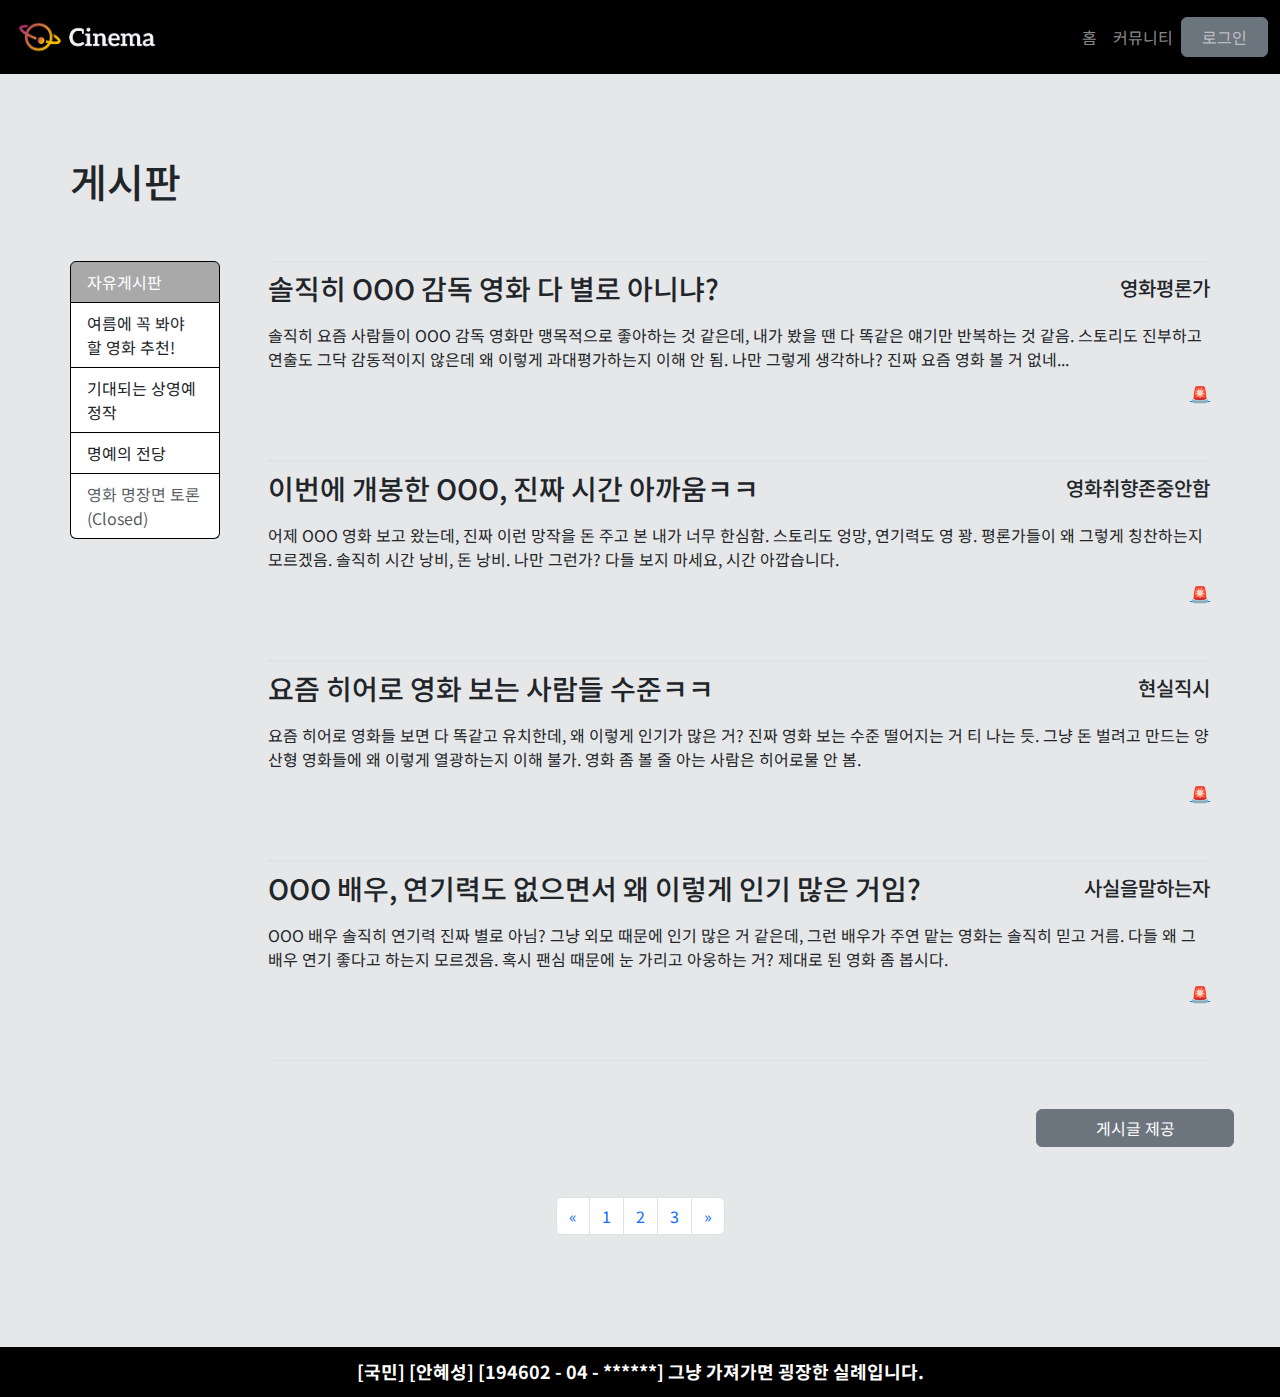
<file: index2.html>
<!DOCTYPE html>
<html lang="en">

<head>
  <meta charset="UTF-8">
  <meta name="viewport" content="width=device-width, initial-scale=1.0">
  <title>Community Page</title>
  <!-- BootStrap -->
  <link href="https://cdn.jsdelivr.net/npm/bootstrap@5.3.3/dist/css/bootstrap.min.css" rel="stylesheet" integrity="sha384-QWTKZyjpPEjISv5WaRU9OFeRpok6YctnYmDr5pNlyT2bRjXh0JMhjY6hW+ALEwIH" crossorigin="anonymous">
  <!-- 구글폰트 -->
  <link rel="preconnect" href="https://fonts.googleapis.com">
  <link rel="preconnect" href="https://fonts.gstatic.com" crossorigin>
  <link href="https://fonts.googleapis.com/css2?family=Noto+Sans+KR:wght@100..900&display=swap" rel="stylesheet">
  <!-- FontAwesome -->
  <link rel="stylesheet" href="https://cdnjs.cloudflare.com/ajax/libs/font-awesome/6.6.0/css/all.min.css" integrity="sha512-Kc323vGBEqzTmouAECnVceyQqyqdsSiqLQISBL29aUW4U/M7pSPA/gEUZQqv1cwx4OnYxTxve5UMg5GT6L4JJg==" crossorigin="anonymous" referrerpolicy="no-referrer" />
  <!-- style.css -->
  <link rel="stylesheet" href="./style.css">
  
  <style>

  </style>
</head>

<body-com class="d-flex bodyy">


  <!-- NavBar -->
  <nav id="Home" class="navbar navbar-expand-lg fixed-top bg-black" style="" data-bs-theme="dark">
    <div class="container-fluid">
      <!-- <a class="navbar-brand" href="#">Navbar</a> -->
      <img src="images/logo.png" class="card-img-top" style="width:150px" alt="...">
      <button class="navbar-toggler" type="button" data-bs-toggle="collapse" data-bs-target="#navbarTogglerDemo02" aria-controls="navbarTogglerDemo02" aria-expanded="false" aria-label="Toggle navigation">
        <span class="navbar-toggler-icon"></span>
      </button>
      <div class="collapse navbar-collapse" id="navbarTogglerDemo02">
        <ul class="navbar-nav ms-auto mb-2 mb-lg-0">
          
          <li class="nav-item">
            <a class="nav-link" href="index.html">홈</a>
          </li>
          <li class="nav-item">
            <a class="nav-link" href="index2.html">커뮤니티</a>
          </li><li class="nav-item">
            <!-- Button trigger Login modal -->
            <button type="button" class="btn btn-secondary d-flex justify-content-center align-items-center" data-bs-toggle="modal" data-bs-target="#exampleModal" style="height: 40px;">
              <a class="nav-link" href="#">로그인</a>
            </button>
          </li>
        </ul>
      </div>
    </div>
  </nav>




  <!-- Modal 로그인-->
  <div class="modal fade" id="exampleModal" tabindex="-1" aria-labelledby="exampleModalLabel" aria-hidden="true">
    <div class="modal-dialog">
      <div class="modal-content">
        <div class="modal-header">
          <h1 class="modal-title fs-5" id="exampleModalLabel">로그인</h1>
          <button type="button" class="btn-close" data-bs-dismiss="modal" aria-label="Close"></button>
        </div>
        <div class="modal-body">
          <!-- 로그인 폼 -->
          <form>
            <div class="mb-3">
              <label for="exampleInputEmail1" class="form-label">이메일</label>
              <input type="email" class="form-control" id="exampleInputEmail1" aria-describedby="emailHelp">
              <div id="emailHelp" class="form-text">이메일은 안전하게 보호됩니다.</div>
            </div>
            <div class="mb-3">
              <label for="exampleInputPassword1" class="form-label">비밀번호</label>
              <input type="password" class="form-control" id="exampleInputPassword1">
            </div>
            <div class="mb-3 form-check">
              <input type="checkbox" class="form-check-input" id="exampleCheck1">
              <label class="form-check-label" for="exampleCheck1">아이디 기억</label>
            </div>
            <button type="submit" class="btn btn-primary">회원가입</button>
          </form>

        </div>
        <div class="modal-footer">
          <button type="button" class="btn btn-secondary" data-bs-dismiss="modal">닫기</button>
          <button type="button" class="btn btn-primary">확인</button>
        </div>
      </div>
    </div>
  </div>
 <!-- Navbar 끝 -->



  <!-- 메인페이지 -->
  <main class="container" style="margin-top: 156.66px; padding-left: 0px; padding-right: 0px;">
    
    <!-- row 여기 -->
    <!-- 여기 div에는 aside와 section이 들어감 -->
    <div class="row gy-5 gx-5">

      <!-- aside 게시판 -->
      <h1>게시판</h1>
      <aside class="col-12 col-lg-2">
        <div class="list-group">
          <a href="#" class="list-group-item list-group-item-action active" aria-current="true" style="border-color: black; background-color: darkgray;">
            자유게시판
          </a>
          <a href="#" class="list-group-item list-group-item-action" style="border-color: black;">여름에 꼭 봐야 할 영화 추천!</a>
          <a href="#" class="list-group-item list-group-item-action" style="border-color: black;">기대되는 상영예정작</a>
          <a href="#" class="list-group-item list-group-item-action" style="border-color: black;">명예의 전당</a>
          <a class="list-group-item list-group-item-action disabled" style="border-color: black;" aria-disabled="true">영화 명장면 토론 (Closed)</a>
        </div>
      </aside>


      <!-- section 게시글? -->
      <section class="col-12 col-lg-10">
        <article class="border-top border-bottom" style="height: 200px;">
          <div class="article-head">
            <h3>솔직히 OOO 감독 영화 다 별로 아니냐?</h3>
            <h5>영화평론가</h5>
          </div>
          <p style="margin-bottom: 10px;">솔직히 요즘 사람들이 OOO 감독 영화만 맹목적으로 좋아하는 것 같은데, 내가 봤을 땐 다 똑같은 얘기만 반복하는 것 같음. 스토리도 진부하고 연출도 그닥 감동적이지 않은데 왜 이렇게 과대평가하는지 이해 안 됨. 나만 그렇게 생각하나? 진짜 요즘 영화 볼 거 없네...</p>
          <div class="d-flex">
            <a class="ms-auto" href="https://ecrm.police.go.kr/minwon/main">🚨</a>
          </div>
        </article>
        <article class="border-top border-bottom" style="height: 200px;">
          <div class="article-head">
            <h3>이번에 개봉한 OOO, 진짜 시간 아까움ㅋㅋ</h3>
            <h5>영화취향존중안함</h5>
          </div>
          <p style="margin-bottom: 10px;">어제 OOO 영화 보고 왔는데, 진짜 이런 망작을 돈 주고 본 내가 너무 한심함. 스토리도 엉망, 연기력도 영 꽝. 평론가들이 왜 그렇게 칭찬하는지 모르겠음. 솔직히 시간 낭비, 돈 낭비. 나만 그런가? 다들 보지 마세요, 시간 아깝습니다.</p>
          <div class="d-flex">
            <a class="ms-auto" href="https://ecrm.police.go.kr/minwon/main">🚨</a>
          </div>
        </article>
        <article class="border-top border-bottom" style="height: 200px;">
          <div class="article-head">
            <h3>요즘 히어로 영화 보는 사람들 수준ㅋㅋ</h3>
            <h5>현실직시</h5>
          </div>
          <p style="margin-bottom: 10px;">요즘 히어로 영화들 보면 다 똑같고 유치한데, 왜 이렇게 인기가 많은 거? 진짜 영화 보는 수준 떨어지는 거 티 나는 듯. 그냥 돈 벌려고 만드는 양산형 영화들에 왜 이렇게 열광하는지 이해 불가. 영화 좀 볼 줄 아는 사람은 히어로물 안 봄.</p>
          <div class="d-flex">
            <a class="ms-auto" href="https://ecrm.police.go.kr/minwon/main">🚨</a>
          </div>
        </article>
        <article class="border-top border-bottom" style="height: 200px;">
          <div class="article-head">
            <h3>OOO 배우, 연기력도 없으면서 왜 이렇게 인기 많은 거임?</h3>
            <h5>사실을말하는자</h5>
          </div>
          <p style="margin-bottom: 10px;">OOO 배우 솔직히 연기력 진짜 별로 아님? 그냥 외모 때문에 인기 많은 거 같은데, 그런 배우가 주연 맡는 영화는 솔직히 믿고 거름. 다들 왜 그 배우 연기 좋다고 하는지 모르겠음. 혹시 팬심 때문에 눈 가리고 아웅하는 거? 제대로 된 영화 좀 봅시다.</p>
          <div class="d-flex">
            <a class="ms-auto" href="https://ecrm.police.go.kr/minwon/main">🚨</a>
          </div>
        </article>
      </section>
      <!-- Button trigger modal -->
      <button type="button" class="btn btn-secondary offset-10 col-2 d-flex justify-content-center align-items-center" data-bs-toggle="modal" data-bs-target="#exampleModal1">
        <p style="margin: 0px; padding: 0px;">게시글 제공</p>
      </button>
    </div>
    <!-- aside와 section 끝 -->
    <!-- 페이지네이션 시작 -->


    <div class="container" style="height: 100px; margin-top: 50px;">
      <div class="d-flex justify-content-center align-items-center">
        <nav aria-label="Page navigation example">
          <ul class="pagination">
            <li class="page-item">
              <a class="page-link" href="#" aria-label="Previous">
                <span aria-hidden="true">&laquo;</span>
              </a>
            </li>
            <li class="page-item"><a class="page-link" href="#">1</a></li>
            <li class="page-item"><a class="page-link" href="#">2</a></li>
            <li class="page-item"><a class="page-link" href="#">3</a></li>
            <li class="page-item">
              <a class="page-link" href="#" aria-label="Next">
                <span aria-hidden="true">&raquo;</span>
              </a>
            </li>
          </ul>
        </nav>

      </div>
    </div>



  <!-- Modal -->
  <div class="modal fade" id="exampleModal1" tabindex="-1" aria-labelledby="exampleModalLabel" aria-hidden="true">
    <div class="modal-dialog modal-lg">
      <div class="modal-content">
        <div class="modal-header">
          <h1 class="modal-title fs-5" id="exampleModalLabel">Chat GPT는 연기도 잘해</h1>
          <button type="button" class="btn-close" data-bs-dismiss="modal" aria-label="Close"></button>
        </div>
        <div class="modal-body">
          <img src="images/criminal.png" class="d-block w-100" alt="header1.jpg">
        </div>
        <div class="modal-footer">
          <button type="button" class="btn btn-secondary" data-bs-dismiss="modal">닫기</button>
          <button type="button" class="btn btn-secondary">특이점은 온다</button>
        </div>
      </div>
    </div>
  </div>


















  </main>  
  <!-- 메인 끝 -->
  <!-- 푸터 시작 -->
  <footer class="d-flex justify-content-center align-items-center ft">
    <p class="text-center" style="margin-bottom: 0px;">[국민] [안혜성] [194602 - 04 - ******] 그냥 가져가면 굉장한 실례입니다.</p>
  </footer>






















  <script src="https://cdn.jsdelivr.net/npm/bootstrap@5.3.3/dist/js/bootstrap.bundle.min.js" integrity="sha384-YvpcrYf0tY3lHB60NNkmXc5s9fDVZLESaAA55NDzOxhy9GkcIdslK1eN7N6jIeHz" crossorigin="anonymous"></script>
</body-com>

</html>
</file>
<file: style.css>
/* 구글폰트 */

body-home{
  background-color: #433E49 ;
}
body-com{
  background-color: #E6E7E8 ;
}

*{
  font-family: "Noto Sans KR", sans-serif;
  font-optical-sizing: auto;
  font-weight: weight;
  font-style: normal;
}

.ft{
  height: 50px;
  margin-top: 50px;
  color: white;
  background-color: black;
  font-weight: bold;
  font-size: large;
}

.article-head{
  display: flex;
  justify-content:space-between;
  align-items:center;
  margin-top: 10px; 
  margin-bottom: 10px;
}

.bodyy{
  flex-direction: column;
}

.boxoffice-text{
  font-weight: 900;
  font-size: 20px;
  color: #E6E7E8;
  text-underline-position: below;


}

.card-body-plus{
  height: 200px;
}

.card-btn{
  margin-bottom: 50px;
}

.carousel-item {
  height: 0;
  padding-bottom: 56.25%; /* 16:9 비율 유지 */
  position: relative;
  overflow: hidden;
}
.carousel-item iframe {
  position: absolute;
  top: 0;
  left: 0;
  width: 100%;
  height: 100%;
}
</file>
